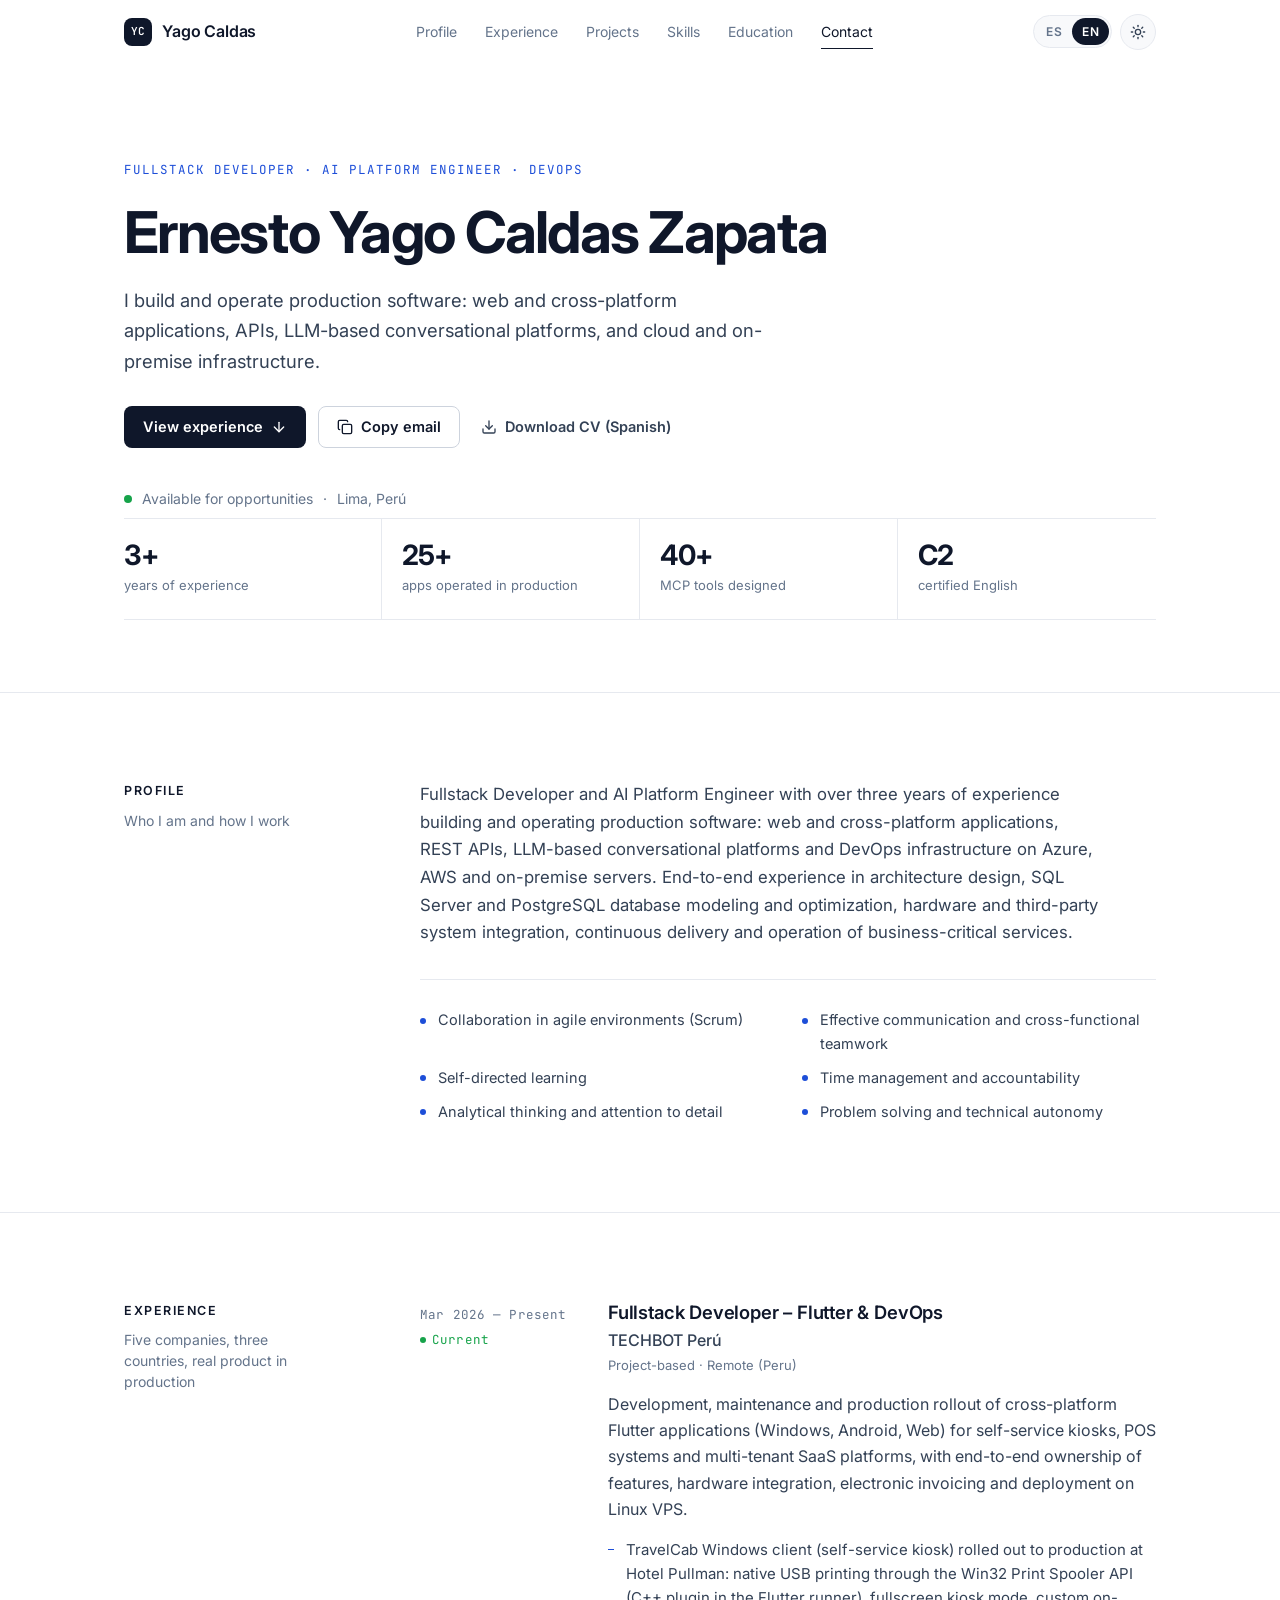
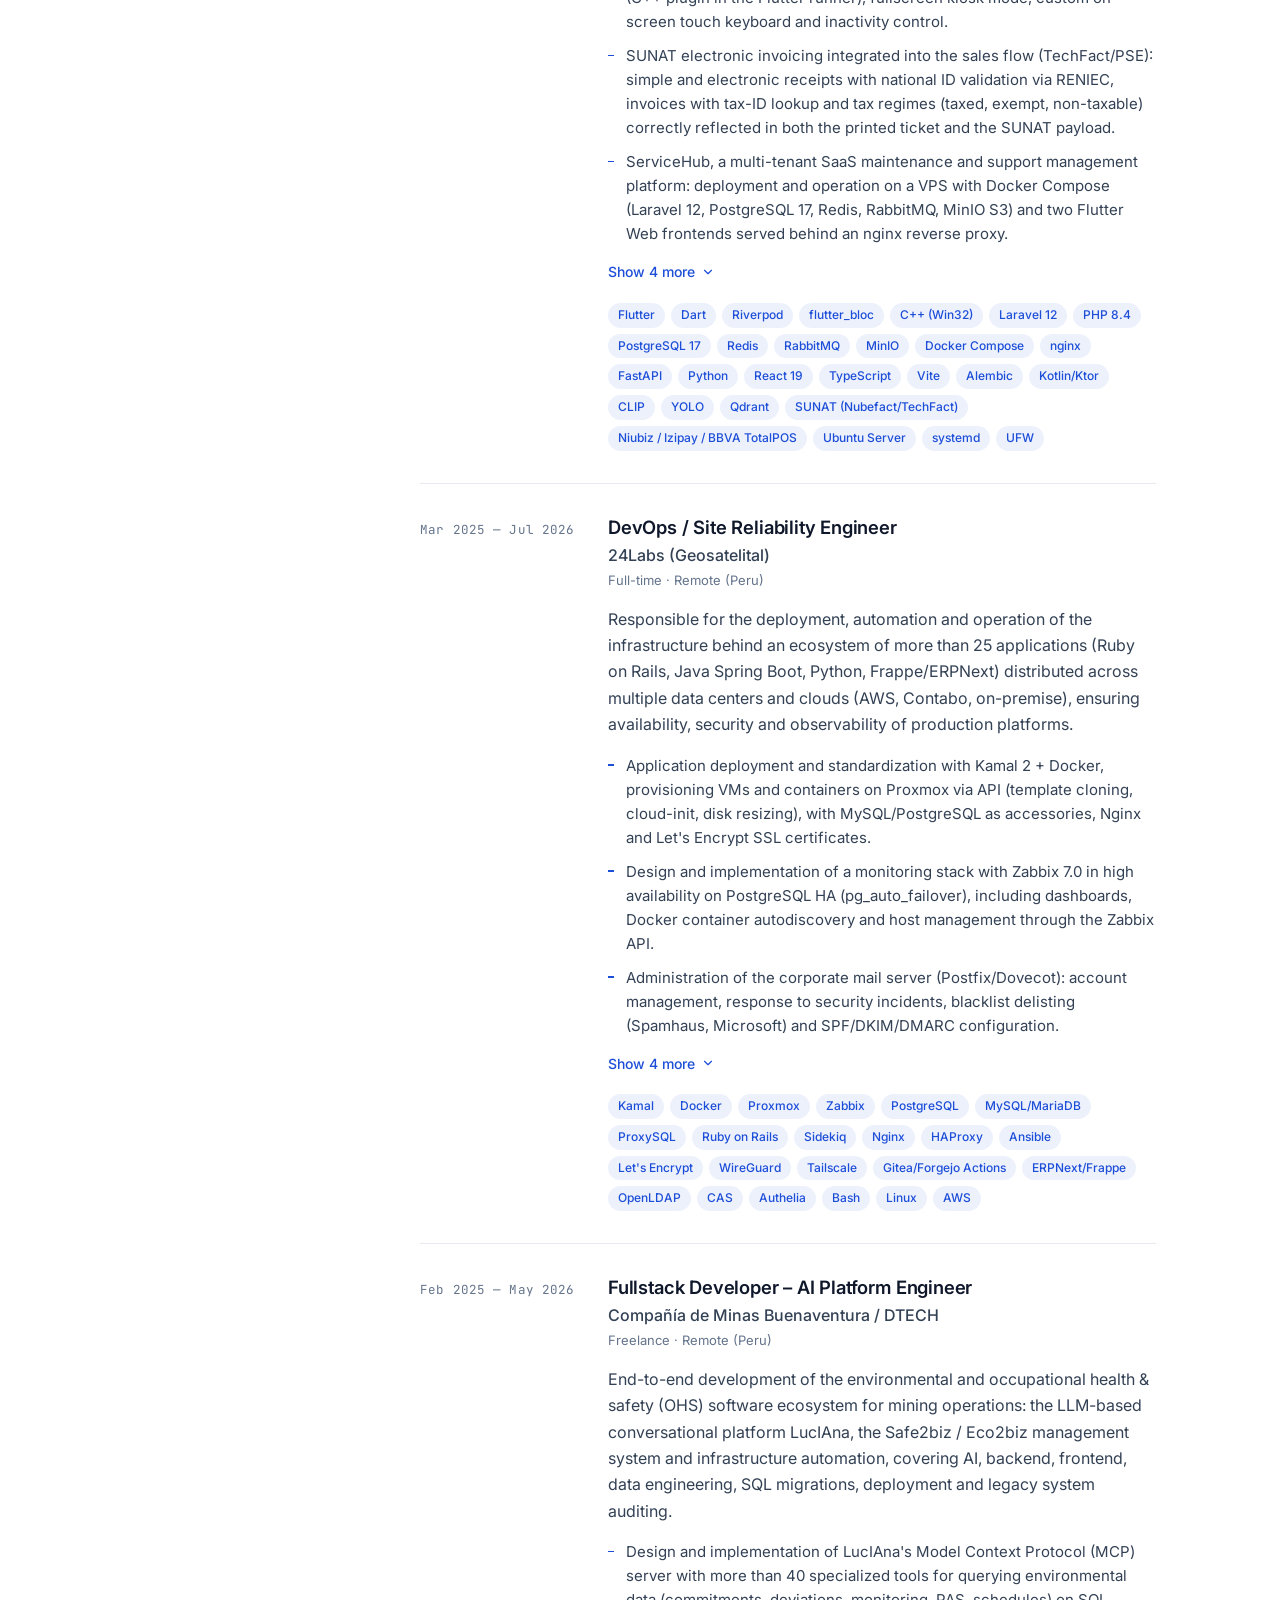
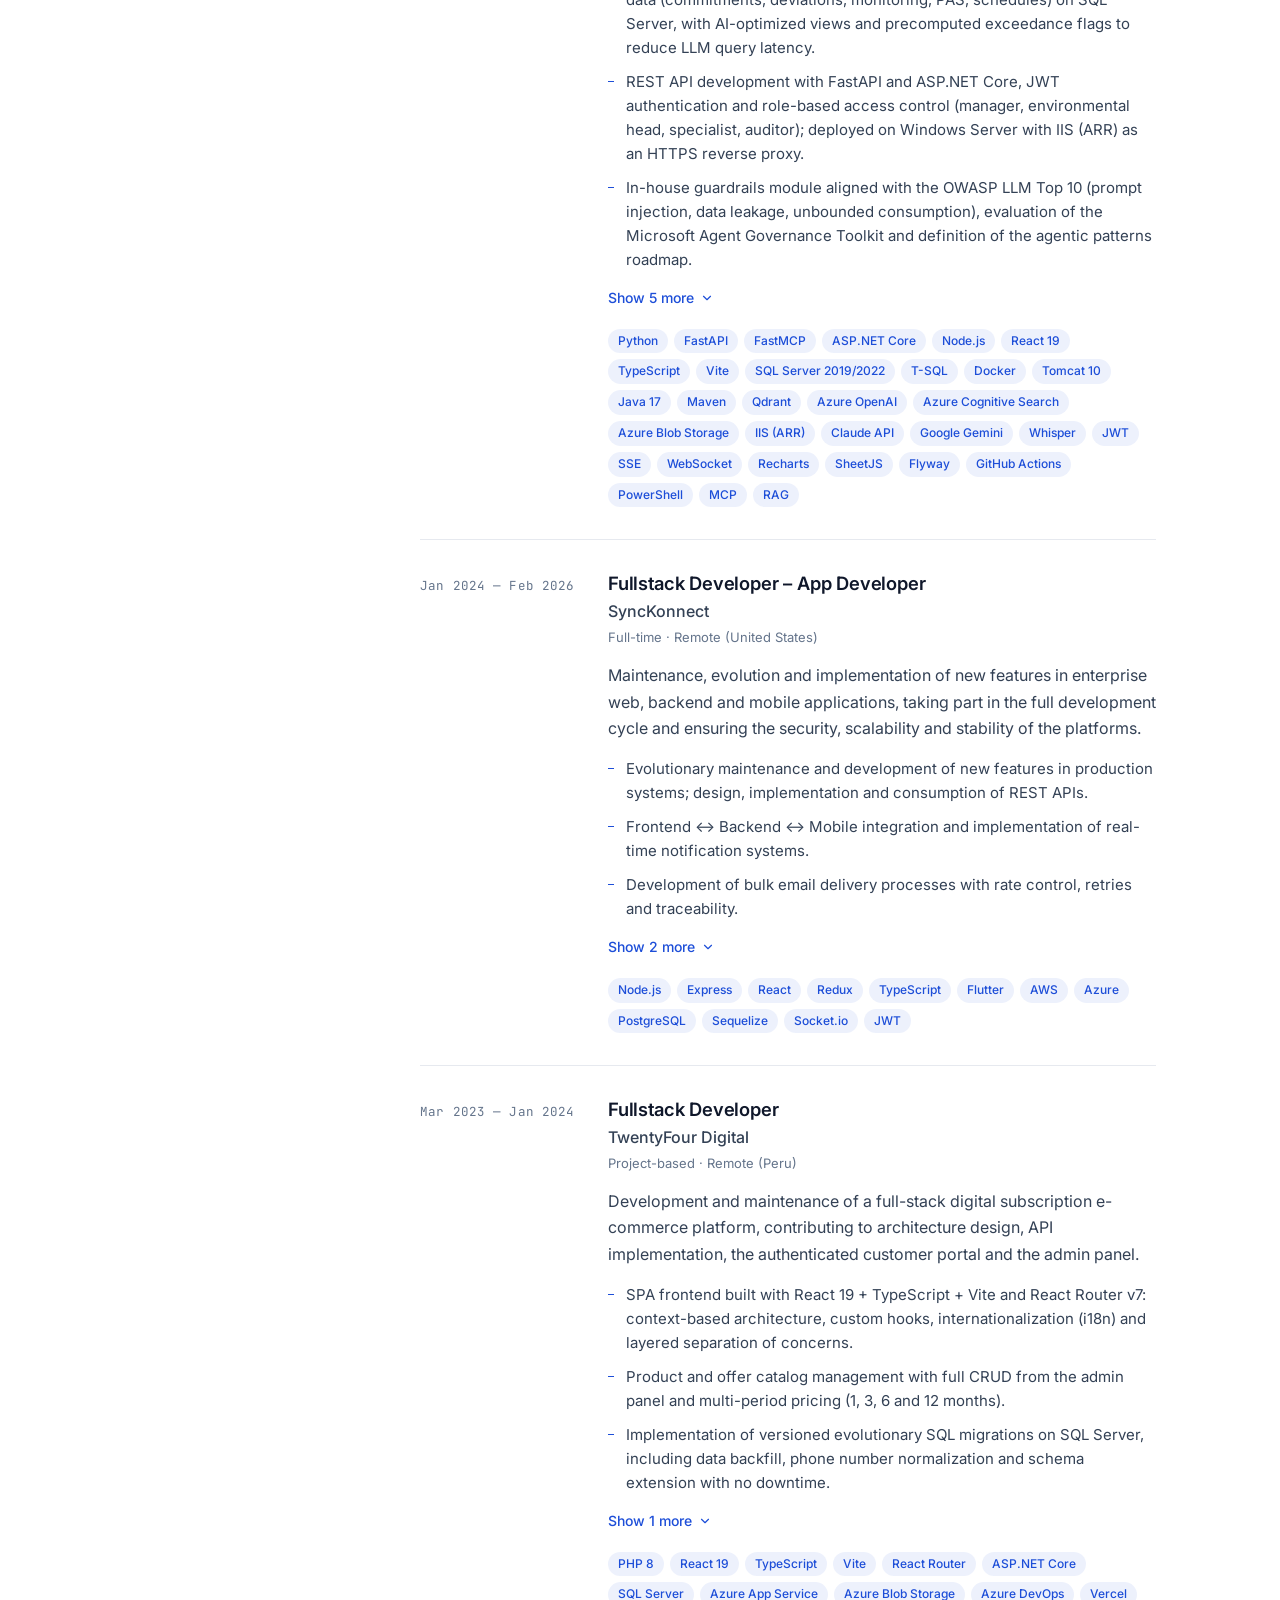
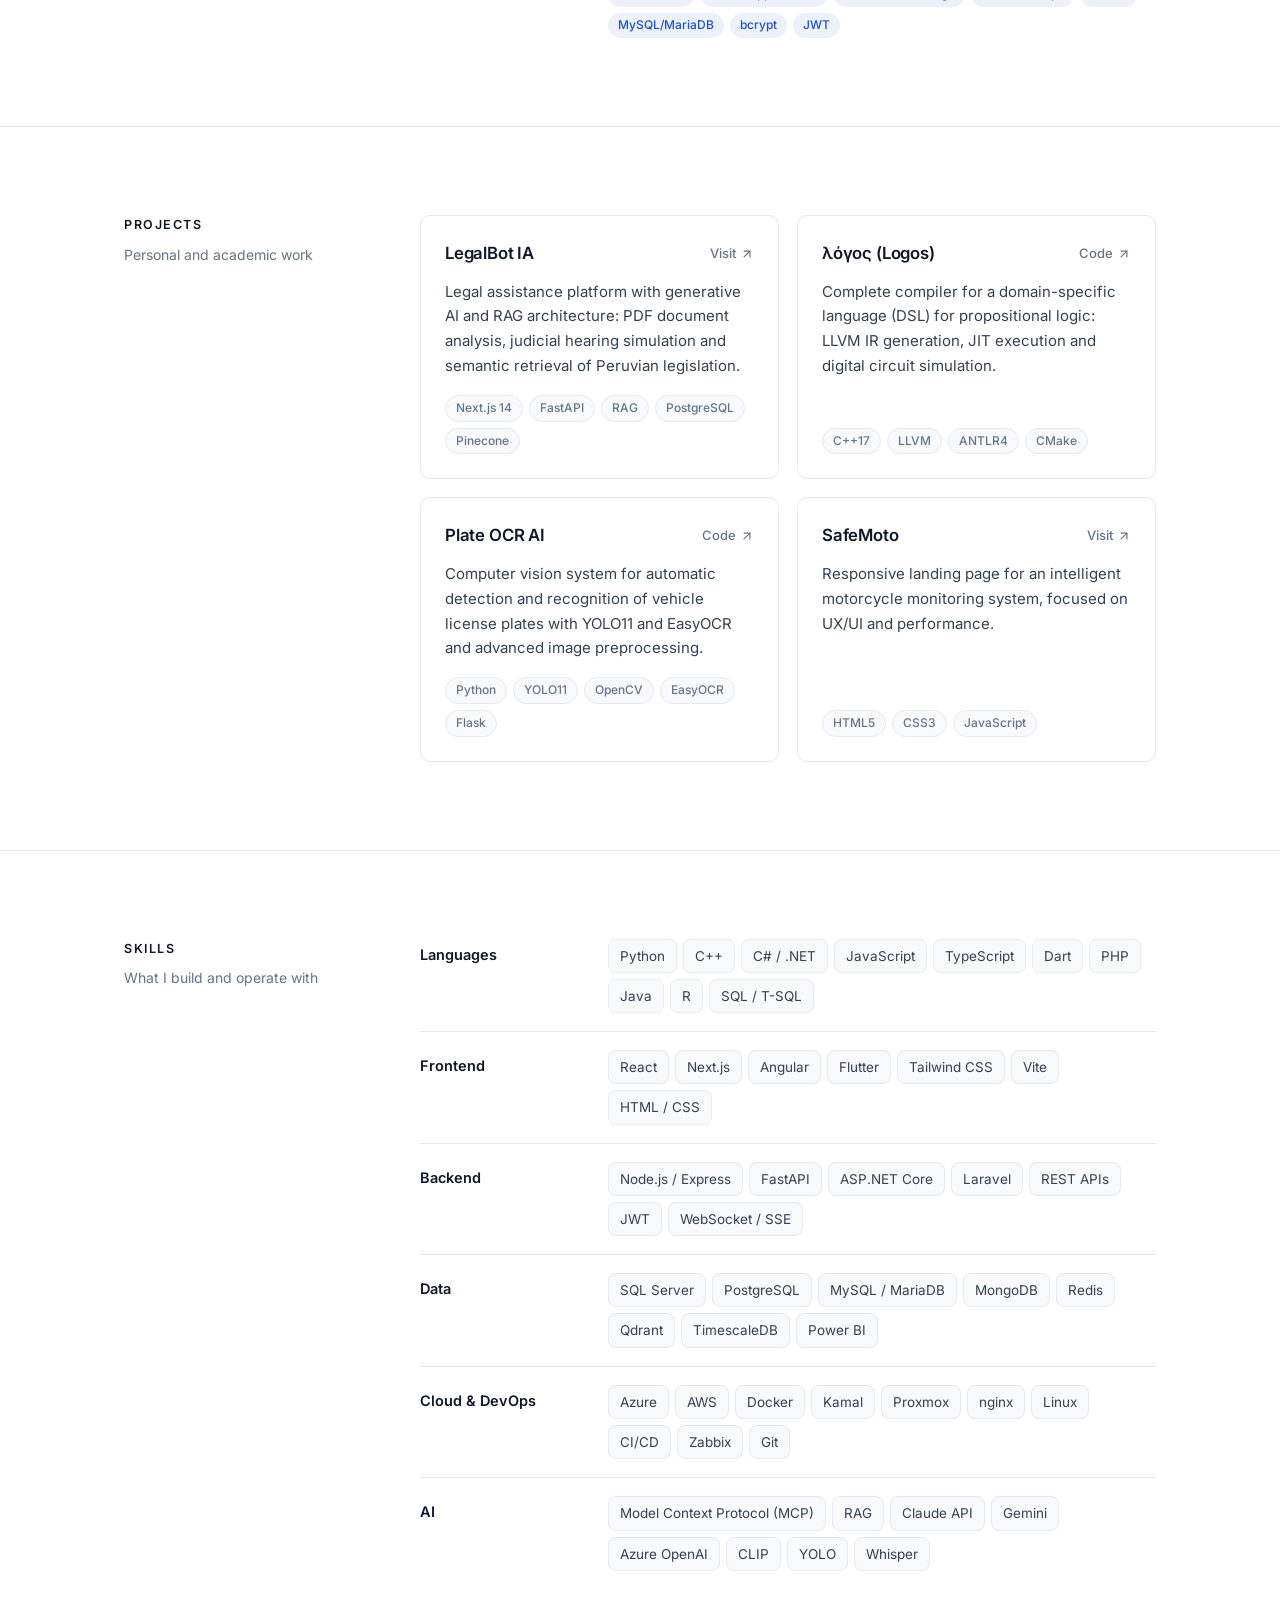
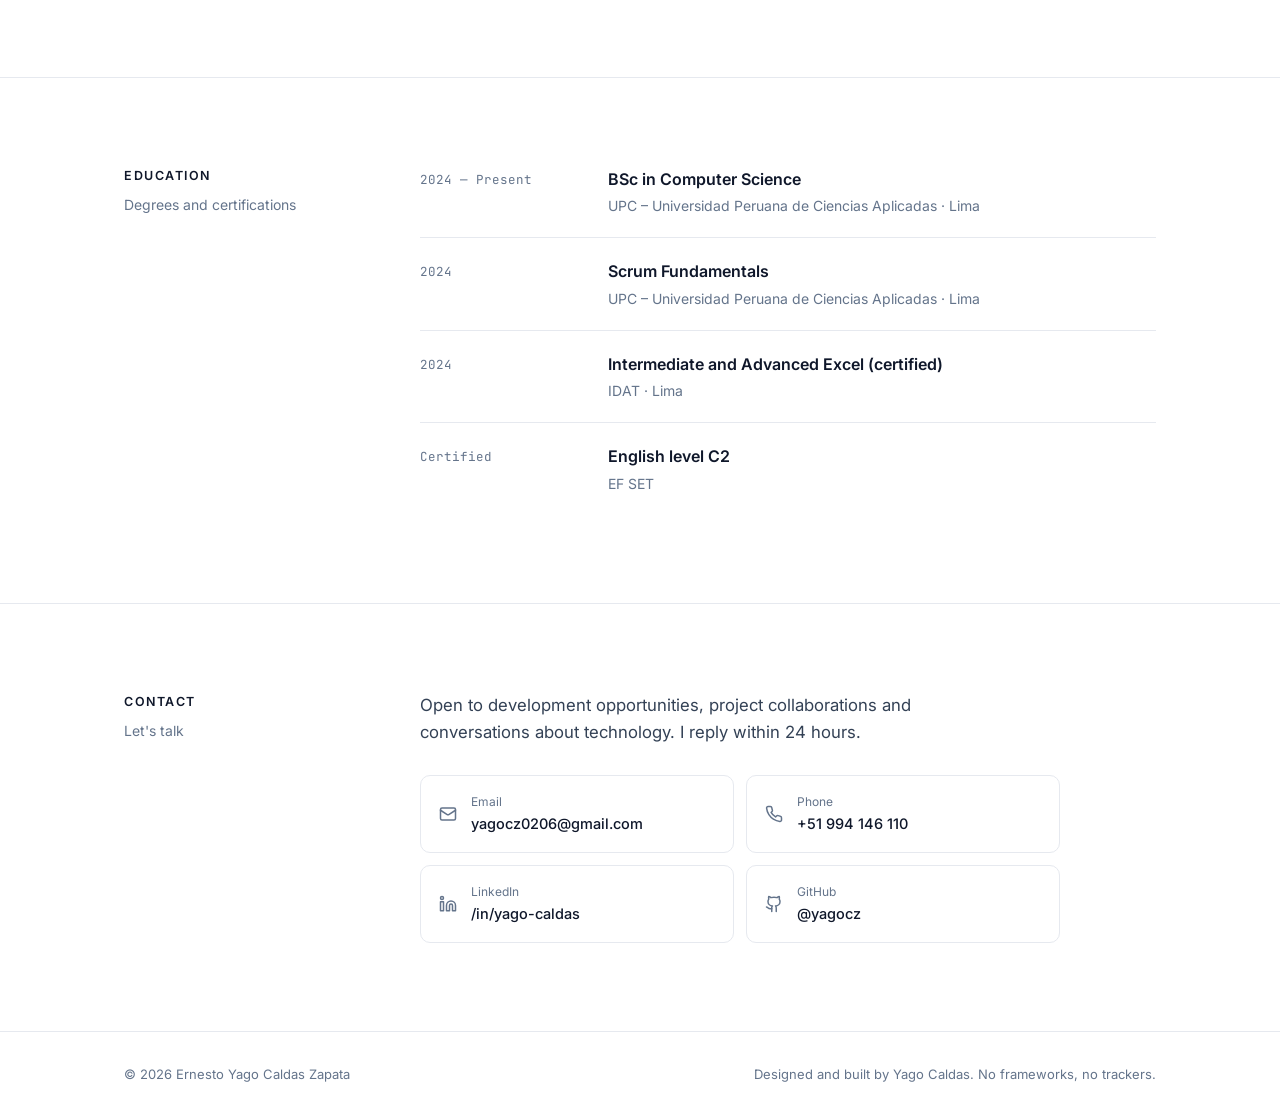
<file: index.html>
<!DOCTYPE html>
<html lang="es" data-theme="light">
<head>
  <meta charset="UTF-8">
  <meta name="viewport" content="width=device-width, initial-scale=1.0">
  <title>Yago Caldas — Fullstack Developer · AI Platform Engineer · DevOps</title>
  <meta name="description" content="Fullstack Developer, AI Platform Engineer y DevOps en Lima, Perú. Más de tres años construyendo y operando software en producción: web, móvil, APIs, plataformas con LLMs e infraestructura.">
  <meta name="author" content="Ernesto Yago Caldas Zapata">
  <meta name="theme-color" content="#ffffff">
  <meta property="og:type" content="profile">
  <meta property="og:title" content="Yago Caldas — Fullstack Developer · AI Platform Engineer · DevOps">
  <meta property="og:description" content="Fullstack Developer, AI Platform Engineer y DevOps en Lima, Perú. Más de tres años construyendo y operando software en producción.">
  <meta property="og:url" content="https://yagocz.github.io/Portfolio/">
  <meta property="og:locale" content="es_PE">
  <meta property="og:locale:alternate" content="en_US">
  <meta name="twitter:card" content="summary">
  <link rel="canonical" href="https://yagocz.github.io/Portfolio/">
  <link rel="icon" href="data:image/svg+xml,%3Csvg xmlns='http://www.w3.org/2000/svg' viewBox='0 0 64 64'%3E%3Crect width='64' height='64' rx='14' fill='%230f172a'/%3E%3Ctext x='32' y='41' text-anchor='middle' font-family='Inter,system-ui,sans-serif' font-size='26' font-weight='700' fill='%23fff'%3EYC%3C/text%3E%3C/svg%3E">

  <!-- Evita flash de tema incorrecto antes de que cargue el JS -->
  <script>
    (function () {
      try {
        var t = localStorage.getItem('theme') || (matchMedia('(prefers-color-scheme: dark)').matches ? 'dark' : 'light');
        document.documentElement.setAttribute('data-theme', t);
      } catch (e) {}
    })();
  </script>

  <link rel="preconnect" href="https://fonts.googleapis.com">
  <link rel="preconnect" href="https://fonts.gstatic.com" crossorigin>
  <link href="https://fonts.googleapis.com/css2?family=Inter:wght@400;500;600;700&family=JetBrains+Mono:wght@400;500&display=swap" rel="stylesheet">
  <link rel="stylesheet" href="assets/css/styles.css">

  <script type="application/ld+json">
  {
    "@context": "https://schema.org",
    "@type": "Person",
    "name": "Ernesto Yago Caldas Zapata",
    "alternateName": "Yago Caldas",
    "jobTitle": "Fullstack Developer · AI Platform Engineer · DevOps",
    "email": "mailto:yagocz0206@gmail.com",
    "telephone": "+51994146110",
    "url": "https://yagocz.github.io/Portfolio/",
    "address": { "@type": "PostalAddress", "addressLocality": "Lima", "addressCountry": "PE" },
    "alumniOf": { "@type": "CollegeOrUniversity", "name": "Universidad Peruana de Ciencias Aplicadas" },
    "sameAs": ["https://github.com/yagocz", "https://www.linkedin.com/in/yago-caldas/"],
    "knowsLanguage": ["es", "en"]
  }
  </script>
</head>
<body>
  <a class="skip-link" href="#main">Ir al contenido</a>

  <header class="header">
    <div class="container">
      <a class="brand" href="#top" aria-label="Yago Caldas">
        <span class="brand-mark" aria-hidden="true">YC</span>
        <span>Yago Caldas</span>
      </a>

      <nav class="nav" aria-label="Principal">
        <a href="#perfil" data-i18n="nav.profile">Perfil</a>
        <a href="#experiencia" data-i18n="nav.experience">Experiencia</a>
        <a href="#proyectos" data-i18n="nav.projects">Proyectos</a>
        <a href="#skills" data-i18n="nav.skills">Skills</a>
        <a href="#educacion" data-i18n="nav.education">Educación</a>
        <a href="#contacto" data-i18n="nav.contact">Contacto</a>
      </nav>

      <div class="controls">
        <div class="seg" role="group" aria-label="Idioma / Language">
          <button type="button" data-action="lang" data-lang="es" aria-pressed="true">ES</button>
          <button type="button" data-action="lang" data-lang="en" aria-pressed="false">EN</button>
        </div>
        <button type="button" class="icon-btn" data-action="theme" data-i18n-aria="ui.toggleTheme" aria-label="Cambiar tema">
          <svg class="sun" viewBox="0 0 24 24" fill="none" stroke="currentColor" stroke-width="2" stroke-linecap="round" stroke-linejoin="round"><circle cx="12" cy="12" r="4"/><path d="M12 2v2"/><path d="M12 20v2"/><path d="m4.93 4.93 1.41 1.41"/><path d="m17.66 17.66 1.41 1.41"/><path d="M2 12h2"/><path d="M20 12h2"/><path d="m6.34 17.66-1.41 1.41"/><path d="m19.07 4.93-1.41 1.41"/></svg>
          <svg class="moon" viewBox="0 0 24 24" fill="none" stroke="currentColor" stroke-width="2" stroke-linecap="round" stroke-linejoin="round"><path d="M12 3a6 6 0 0 0 9 9 9 9 0 1 1-9-9Z"/></svg>
        </button>
        <button type="button" class="icon-btn menu-btn" aria-expanded="false" aria-controls="mobile-nav" data-i18n-aria="ui.openMenu" aria-label="Abrir menú">
          <svg viewBox="0 0 24 24" fill="none" stroke="currentColor" stroke-width="2" stroke-linecap="round" stroke-linejoin="round"><path d="M4 6h16"/><path d="M4 12h16"/><path d="M4 18h16"/></svg>
        </button>
      </div>
    </div>
    <nav class="mobile-nav" id="mobile-nav" aria-label="Móvil">
      <a href="#perfil" data-i18n="nav.profile">Perfil</a>
      <a href="#experiencia" data-i18n="nav.experience">Experiencia</a>
      <a href="#proyectos" data-i18n="nav.projects">Proyectos</a>
      <a href="#skills" data-i18n="nav.skills">Skills</a>
      <a href="#educacion" data-i18n="nav.education">Educación</a>
      <a href="#contacto" data-i18n="nav.contact">Contacto</a>
    </nav>
  </header>

  <main id="main">
    <section class="hero" id="top">
      <div class="container">
        <div class="hero-inner">
          <div class="eyebrow rise" data-i18n="hero.eyebrow">Fullstack Developer · AI Platform Engineer · DevOps</div>
          <h1 class="rise">Ernesto Yago Caldas Zapata</h1>
          <p class="lead rise" data-i18n="hero.lead"></p>
          <div class="print-contact">Lima, Perú · +51 994 146 110 · yagocz0206@gmail.com · linkedin.com/in/yago-caldas · github.com/yagocz</div>
          <div class="hero-actions rise">
            <a class="btn btn-primary" href="#experiencia">
              <span data-i18n="ui.viewExperience">Ver experiencia</span>
              <svg class="arrow" viewBox="0 0 24 24" fill="none" stroke="currentColor" stroke-width="2" stroke-linecap="round" stroke-linejoin="round"><path d="M12 5v14"/><path d="m19 12-7 7-7-7"/></svg>
            </a>
            <button type="button" class="btn btn-outline" data-action="copy-email">
              <svg viewBox="0 0 24 24" fill="none" stroke="currentColor" stroke-width="2" stroke-linecap="round" stroke-linejoin="round"><rect width="14" height="14" x="8" y="8" rx="2"/><path d="M4 16c-1.1 0-2-.9-2-2V4c0-1.1.9-2 2-2h10c1.1 0 2 .9 2 2"/></svg>
              <span data-i18n="ui.copyEmail">Copiar email</span>
            </button>
            <a class="btn btn-ghost" id="cv-link" href="assets/cv/CV-YagoCaldas-ES.pdf" download="CV-YagoCaldas-ES.pdf">
              <svg viewBox="0 0 24 24" fill="none" stroke="currentColor" stroke-width="2" stroke-linecap="round" stroke-linejoin="round"><path d="M12 15V3"/><path d="M21 15v4a2 2 0 0 1-2 2H5a2 2 0 0 1-2-2v-4"/><path d="m7 10 5 5 5-5"/></svg>
              <span data-i18n="ui.downloadCv">Descargar CV</span>
            </a>
          </div>
          <div class="status rise">
            <span class="dot" aria-hidden="true"></span>
            <span data-i18n="ui.available">Disponible para oportunidades</span>
            <span aria-hidden="true">·</span>
            <span>Lima, Perú</span>
          </div>
        </div>
        <div class="facts rise" id="facts"></div>
      </div>
    </section>

    <section class="section" id="perfil">
      <div class="container section-grid">
        <div class="section-head reveal">
          <h2 data-i18n="profile.heading">Perfil</h2>
          <p data-i18n="profile.sub"></p>
        </div>
        <div class="reveal" id="profile-body"></div>
      </div>
    </section>

    <section class="section" id="experiencia">
      <div class="container section-grid">
        <div class="section-head reveal">
          <h2 data-i18n="experience.heading">Experiencia</h2>
          <p data-i18n="experience.sub"></p>
        </div>
        <div id="jobs"></div>
      </div>
    </section>

    <section class="section" id="proyectos">
      <div class="container section-grid">
        <div class="section-head reveal">
          <h2 data-i18n="projects.heading">Proyectos</h2>
          <p data-i18n="projects.sub"></p>
        </div>
        <div class="projects" id="projects"></div>
      </div>
    </section>

    <section class="section" id="skills">
      <div class="container section-grid">
        <div class="section-head reveal">
          <h2 data-i18n="skills.heading">Skills</h2>
          <p data-i18n="skills.sub"></p>
        </div>
        <div id="skills-list"></div>
      </div>
    </section>

    <section class="section" id="educacion">
      <div class="container section-grid">
        <div class="section-head reveal">
          <h2 data-i18n="education.heading">Educación</h2>
          <p data-i18n="education.sub"></p>
        </div>
        <div id="education-list"></div>
      </div>
    </section>

    <section class="section" id="contacto">
      <div class="container section-grid">
        <div class="section-head reveal">
          <h2 data-i18n="contact.heading">Contacto</h2>
          <p data-i18n="contact.sub"></p>
        </div>
        <div>
          <p class="contact-body reveal" data-i18n="contact.body"></p>
          <div class="contact-links" id="contact-links"></div>
        </div>
      </div>
    </section>
  </main>

  <footer class="footer">
    <div class="container">
      <span>© <span id="year">2026</span> Ernesto Yago Caldas Zapata</span>
      <span data-i18n="ui.builtWith">Diseñado y construido por Yago Caldas. Sin frameworks, sin trackers.</span>
    </div>
  </footer>

  <script src="assets/js/data.js"></script>
  <script src="assets/js/main.js"></script>
</body>
</html>
</file>
<file: assets/css/styles.css>
/* =========================================================
   Yago Caldas — Portfolio
   Clean, corporate, typography-first. Light + dark theme.
   ========================================================= */

:root {
  --font: 'Inter', system-ui, -apple-system, 'Segoe UI', Roboto, sans-serif;
  --mono: 'JetBrains Mono', ui-monospace, SFMono-Regular, Menlo, monospace;

  --bg: #ffffff;
  --bg-soft: #f8f9fb;
  --surface: #ffffff;
  --text: #0f172a;
  --text-2: #334155;
  --muted: #64748b;
  --border: #e6e9ef;
  --border-strong: #cdd3dd;
  --accent: #1d4ed8;
  --accent-hover: #1e40af;
  --accent-soft: rgba(29, 78, 216, 0.08);
  --success: #16a34a;
  --ring: rgba(29, 78, 216, 0.35);
  --shadow: 0 10px 30px rgba(15, 23, 42, 0.06);

  --max: 1080px;
  --gutter: 24px;
  --radius: 10px;
  --header-h: 64px;

  --ease: cubic-bezier(0.2, 0.7, 0.2, 1);
  color-scheme: light;
}

[data-theme="dark"] {
  --bg: #0b0f17;
  --bg-soft: #0f1520;
  --surface: #111826;
  --text: #e8ecf3;
  --text-2: #b5bfcd;
  --muted: #7f8a9b;
  --border: #1d2634;
  --border-strong: #2c3747;
  --accent: #7aa2ff;
  --accent-hover: #9dbaff;
  --accent-soft: rgba(122, 162, 255, 0.12);
  --success: #34d399;
  --ring: rgba(122, 162, 255, 0.45);
  --shadow: 0 10px 30px rgba(0, 0, 0, 0.35);
  color-scheme: dark;
}

/* ---------- Reset ---------- */
*, *::before, *::after { box-sizing: border-box; }
html { -webkit-text-size-adjust: 100%; scroll-behavior: smooth; scroll-padding-top: calc(var(--header-h) + 16px); }
body {
  margin: 0;
  font-family: var(--font);
  font-size: 16px;
  line-height: 1.65;
  color: var(--text);
  background: var(--bg);
  -webkit-font-smoothing: antialiased;
  -moz-osx-font-smoothing: grayscale;
  transition: background-color .3s var(--ease), color .3s var(--ease);
}
h1, h2, h3, h4, p, ul { margin: 0; }
ul { padding: 0; list-style: none; }
a { color: inherit; text-decoration: none; }
button { font: inherit; color: inherit; background: none; border: 0; padding: 0; cursor: pointer; }
svg { display: block; }
:focus-visible { outline: 2px solid var(--ring); outline-offset: 3px; border-radius: 6px; }

.container { max-width: var(--max); margin: 0 auto; padding: 0 var(--gutter); }
.skip-link { position: absolute; left: -999px; top: 8px; background: var(--accent); color: #fff; padding: 8px 12px; border-radius: 6px; z-index: 100; }
.skip-link:focus { left: 8px; }

/* ---------- Header ---------- */
.header {
  position: sticky; top: 0; z-index: 50;
  height: var(--header-h);
  background: color-mix(in srgb, var(--bg) 82%, transparent);
  backdrop-filter: blur(12px);
  -webkit-backdrop-filter: blur(12px);
  border-bottom: 1px solid transparent;
  transition: border-color .3s var(--ease), background-color .3s var(--ease);
}
.header.scrolled { border-bottom-color: var(--border); }
.header .container { height: 100%; display: flex; align-items: center; justify-content: space-between; gap: 24px; }

.brand { display: inline-flex; align-items: center; gap: 10px; font-weight: 600; letter-spacing: -0.01em; }
.brand-mark {
  width: 28px; height: 28px; border-radius: 8px;
  background: var(--text); color: var(--bg);
  display: grid; place-items: center;
  font-family: var(--mono); font-size: 11px; font-weight: 600; letter-spacing: .02em;
  transition: background-color .3s var(--ease), color .3s var(--ease);
}

.nav { display: flex; align-items: center; gap: 28px; }
.nav a { font-size: 14px; color: var(--muted); position: relative; padding: 6px 0; transition: color .2s; }
.nav a::after { content: ''; position: absolute; left: 0; right: 0; bottom: 0; height: 1.5px; background: var(--text); transform: scaleX(0); transform-origin: left; transition: transform .3s var(--ease); }
.nav a:hover, .nav a.active { color: var(--text); }
.nav a:hover::after, .nav a.active::after { transform: scaleX(1); }

.controls { display: flex; align-items: center; gap: 8px; }
.seg { display: inline-flex; border: 1px solid var(--border); border-radius: 999px; padding: 2px; background: var(--bg-soft); }
.seg button { font-size: 12px; font-weight: 600; letter-spacing: .04em; padding: 4px 10px; border-radius: 999px; color: var(--muted); transition: background-color .2s, color .2s; }
.seg button[aria-pressed="true"] { background: var(--text); color: var(--bg); }
.icon-btn {
  width: 36px; height: 36px; border-radius: 999px; display: grid; place-items: center;
  border: 1px solid var(--border); background: var(--bg-soft); color: var(--text-2);
  transition: background-color .2s, border-color .2s, color .2s, transform .2s var(--ease);
}
.icon-btn:hover { border-color: var(--border-strong); color: var(--text); transform: translateY(-1px); }
.icon-btn svg { width: 16px; height: 16px; }
.icon-btn .moon, [data-theme="dark"] .icon-btn .sun { display: none; }
[data-theme="dark"] .icon-btn .moon { display: block; }
.menu-btn { display: none; }

.mobile-nav {
  display: none; position: fixed; inset: var(--header-h) 0 auto 0; z-index: 40;
  background: var(--bg); border-bottom: 1px solid var(--border);
  padding: 8px var(--gutter) 20px;
  box-shadow: var(--shadow);
}
.mobile-nav.open { display: block; animation: drop .25s var(--ease); }
.mobile-nav a { display: block; padding: 12px 0; font-size: 17px; font-weight: 500; border-bottom: 1px solid var(--border); }
.mobile-nav a:last-child { border-bottom: 0; }
@keyframes drop { from { opacity: 0; transform: translateY(-6px); } to { opacity: 1; transform: none; } }

/* ---------- Hero ---------- */
.hero { padding: 96px 0 72px; }
.hero-inner { max-width: 760px; }
.eyebrow { font-family: var(--mono); font-size: 12.5px; letter-spacing: .08em; text-transform: uppercase; color: var(--accent); margin-bottom: 20px; }
.hero h1 {
  font-size: clamp(2.2rem, 5.2vw, 3.6rem);
  font-weight: 700; line-height: 1.08; letter-spacing: -0.03em;
  margin-bottom: 22px;
}
.lead { font-size: 1.15rem; color: var(--text-2); max-width: 640px; margin-bottom: 30px; }
.hero-actions { display: flex; flex-wrap: wrap; gap: 12px; align-items: center; margin-bottom: 36px; }

.btn {
  display: inline-flex; align-items: center; gap: 8px;
  height: 42px; padding: 0 18px; border-radius: 8px;
  font-size: 14.5px; font-weight: 600; white-space: nowrap;
  border: 1px solid transparent;
  transition: background-color .2s, border-color .2s, color .2s, transform .2s var(--ease), box-shadow .2s;
}
.btn svg { width: 16px; height: 16px; }
.btn-primary { background: var(--text); color: var(--bg); }
.btn-primary:hover { transform: translateY(-1px); box-shadow: 0 6px 18px rgba(15, 23, 42, 0.18); }
.btn-outline { border-color: var(--border-strong); color: var(--text); background: transparent; }
.btn-outline:hover { background: var(--bg-soft); border-color: var(--text-2); }
.btn-ghost { color: var(--text-2); padding: 0 8px; }
.btn-ghost:hover { color: var(--text); }
.btn-primary .arrow { transition: transform .25s var(--ease); }
.btn-primary:hover .arrow { transform: translateY(2px); }
.btn.copied { border-color: var(--success); color: var(--success); }

.status { display: inline-flex; align-items: center; gap: 10px; font-size: 14px; color: var(--muted); }
.dot { width: 8px; height: 8px; border-radius: 50%; background: var(--success); position: relative; }
.dot::after { content: ''; position: absolute; inset: -4px; border-radius: 50%; border: 2px solid var(--success); opacity: 0; animation: pulse 2s ease-out infinite; }
@keyframes pulse { 0% { transform: scale(.6); opacity: .8; } 100% { transform: scale(1.4); opacity: 0; } }

.facts { display: grid; grid-template-columns: repeat(4, 1fr); border-top: 1px solid var(--border); border-bottom: 1px solid var(--border); margin-top: 8px; }
.fact { padding: 22px 20px 22px 0; border-right: 1px solid var(--border); }
.fact:not(:first-child) { padding-left: 20px; }
.fact:last-child { border-right: 0; }
.fact-value { font-size: 1.75rem; font-weight: 700; letter-spacing: -0.03em; line-height: 1; margin-bottom: 6px; }
.fact-label { font-size: 13px; color: var(--muted); }

/* hero load animation */
.hero .rise { opacity: 0; transform: translateY(14px); animation: rise .7s var(--ease) forwards; }
.hero .rise:nth-child(1) { animation-delay: .05s; }
.hero .rise:nth-child(2) { animation-delay: .15s; }
.hero .rise:nth-child(3) { animation-delay: .25s; }
.hero .rise:nth-child(4) { animation-delay: .35s; }
.hero .rise:nth-child(5) { animation-delay: .45s; }
.hero .facts.rise { animation-delay: .55s; }
@keyframes rise { to { opacity: 1; transform: none; } }

/* ---------- Sections ---------- */
.section { padding: 88px 0; border-top: 1px solid var(--border); }
.section-grid { display: grid; grid-template-columns: 240px minmax(0, 1fr); gap: 56px; align-items: start; }
.section-head { position: sticky; top: calc(var(--header-h) + 24px); }
.section-head h2 { font-size: 12.5px; font-weight: 600; letter-spacing: .12em; text-transform: uppercase; color: var(--text); margin-bottom: 8px; }
.section-head p { font-size: 14px; color: var(--muted); line-height: 1.5; max-width: 200px; }

/* Profile */
.prose { font-size: 1.05rem; color: var(--text-2); max-width: 680px; }
.prose p + p { margin-top: 16px; }
.soft-list { display: grid; grid-template-columns: 1fr 1fr; gap: 10px 28px; margin-top: 32px; padding-top: 28px; border-top: 1px solid var(--border); }
.soft-list li { font-size: 14.5px; color: var(--text-2); padding-left: 18px; position: relative; }
.soft-list li::before { content: ''; position: absolute; left: 0; top: .65em; width: 6px; height: 6px; border-radius: 50%; background: var(--accent); }

/* Experience */
.job { display: grid; grid-template-columns: 160px minmax(0, 1fr); gap: 28px; padding: 32px 0; border-bottom: 1px solid var(--border); }
.job:first-child { padding-top: 0; }
.job:last-child { border-bottom: 0; padding-bottom: 0; }
.job-when { font-family: var(--mono); font-size: 12.5px; color: var(--muted); letter-spacing: .01em; padding-top: 5px; line-height: 1.5; }
.job-when .now { display: inline-flex; align-items: center; gap: 6px; color: var(--success); margin-top: 6px; }
.job-when .now::before { content: ''; width: 6px; height: 6px; border-radius: 50%; background: var(--success); }
.job-role { font-size: 1.15rem; font-weight: 600; letter-spacing: -0.01em; line-height: 1.3; }
.job-company { color: var(--text-2); font-weight: 500; margin-top: 2px; }
.job-type { font-size: 13px; color: var(--muted); margin-top: 2px; }
.job-summary { color: var(--text-2); margin-top: 14px; }
.job-bullets { margin-top: 16px; display: grid; gap: 10px; }
.job-bullets li { position: relative; padding-left: 18px; color: var(--text-2); font-size: 15px; line-height: 1.6; }
.job-bullets li::before { content: ''; position: absolute; left: 0; top: .7em; width: 6px; height: 1.5px; background: var(--accent); }
.job-bullets li[hidden] { display: none; }
.job-more { display: inline-flex; align-items: center; gap: 6px; margin-top: 14px; font-size: 14px; font-weight: 500; color: var(--accent); }
.job-more:hover { color: var(--accent-hover); }
.job-more svg { width: 14px; height: 14px; transition: transform .25s var(--ease); }
.job-more[aria-expanded="true"] svg { transform: rotate(180deg); }
.tags { display: flex; flex-wrap: wrap; gap: 6px; margin-top: 18px; }
.tag { font-size: 12px; font-weight: 500; padding: 4px 10px; border-radius: 999px; background: var(--accent-soft); color: var(--accent); line-height: 1.4; }

/* Projects */
.projects { display: grid; grid-template-columns: 1fr 1fr; gap: 18px; }
.card {
  display: flex; flex-direction: column; gap: 12px;
  padding: 24px; border: 1px solid var(--border); border-radius: var(--radius); background: var(--surface);
  transition: transform .3s var(--ease), border-color .3s, box-shadow .3s;
}
.card:hover { transform: translateY(-3px); border-color: var(--border-strong); box-shadow: var(--shadow); }
.card-head { display: flex; align-items: center; justify-content: space-between; gap: 12px; }
.card h3 { font-size: 1.05rem; font-weight: 600; letter-spacing: -0.01em; }
.card-link { display: inline-flex; align-items: center; gap: 4px; font-size: 13px; font-weight: 500; color: var(--muted); }
.card-link svg { width: 14px; height: 14px; transition: transform .25s var(--ease); }
.card:hover .card-link { color: var(--text); }
.card:hover .card-link svg { transform: translate(2px, -2px); }
.card p { color: var(--text-2); font-size: 15px; flex: 1; }
.card .tags { margin-top: 4px; }
.card .tag { background: var(--bg-soft); color: var(--muted); border: 1px solid var(--border); }

/* Skills */
.skill-row { display: grid; grid-template-columns: 160px minmax(0, 1fr); gap: 28px; padding: 18px 0; border-bottom: 1px solid var(--border); }
.skill-row:first-child { padding-top: 0; }
.skill-row:last-child { border-bottom: 0; }
.skill-name { font-weight: 600; font-size: 14.5px; padding-top: 4px; }
.skill-items { display: flex; flex-wrap: wrap; gap: 6px; }
.skill-items span { font-size: 13.5px; color: var(--text-2); padding: 5px 11px; border: 1px solid var(--border); border-radius: 8px; background: var(--bg-soft); transition: border-color .2s, color .2s; }
.skill-items span:hover { border-color: var(--border-strong); color: var(--text); }

/* Education */
.edu { display: grid; grid-template-columns: 160px minmax(0, 1fr); gap: 28px; padding: 20px 0; border-bottom: 1px solid var(--border); }
.edu:first-child { padding-top: 0; }
.edu:last-child { border-bottom: 0; }
.edu-when { font-family: var(--mono); font-size: 12.5px; color: var(--muted); padding-top: 4px; }
.edu-title { font-weight: 600; }
.edu-inst { color: var(--muted); font-size: 14px; margin-top: 2px; }

/* Contact */
.contact-body { font-size: 1.05rem; color: var(--text-2); max-width: 600px; margin-bottom: 28px; }
.contact-links { display: grid; grid-template-columns: repeat(2, minmax(0, 1fr)); gap: 12px; max-width: 640px; }
.contact-link {
  display: flex; align-items: center; gap: 14px; padding: 16px 18px;
  border: 1px solid var(--border); border-radius: var(--radius); background: var(--surface);
  transition: transform .25s var(--ease), border-color .25s, box-shadow .25s;
}
.contact-link:hover { transform: translateY(-2px); border-color: var(--border-strong); box-shadow: var(--shadow); }
.contact-link svg { width: 18px; height: 18px; color: var(--muted); flex-shrink: 0; }
.contact-link .l { font-size: 12px; color: var(--muted); }
.contact-link .v { font-size: 14.5px; font-weight: 500; word-break: break-all; }

/* Footer */
.footer { border-top: 1px solid var(--border); padding: 32px 0; font-size: 13px; color: var(--muted); }
.footer .container { display: flex; justify-content: space-between; gap: 16px; flex-wrap: wrap; }

/* ---------- Scroll reveal ---------- */
.reveal { opacity: 0; transform: translateY(16px); transition: opacity .7s var(--ease), transform .7s var(--ease); }
.reveal.in { opacity: 1; transform: none; }

/* ---------- Responsive ---------- */
@media (max-width: 900px) {
  .nav { display: none; }
  .menu-btn { display: grid; }
  .section-grid { grid-template-columns: 1fr; gap: 28px; }
  .section-head { position: static; }
  .section-head p { max-width: none; }
  .projects { grid-template-columns: 1fr; }
}
@media (max-width: 720px) {
  .hero { padding: 64px 0 48px; }
  .section { padding: 64px 0; }
  .facts { grid-template-columns: 1fr 1fr; }
  .fact { border-right: 0; padding: 18px 0; }
  .fact:not(:first-child) { padding-left: 0; }
  .fact:nth-child(odd) { border-right: 1px solid var(--border); padding-right: 16px; }
  .fact:nth-child(even) { padding-left: 16px; }
  .fact:nth-child(-n+2) { border-bottom: 1px solid var(--border); }
  .job, .skill-row, .edu { grid-template-columns: 1fr; gap: 8px; }
  .job-when, .edu-when { padding-top: 0; }
  .soft-list { grid-template-columns: 1fr; }
  .contact-links { grid-template-columns: 1fr; }
  .footer .container { flex-direction: column; }
}
@media (max-width: 420px) {
  .hero-actions .btn { flex: 1 1 100%; justify-content: center; }
  .seg button { padding: 4px 8px; }
}

/* ---------- Reduced motion ---------- */
@media (prefers-reduced-motion: reduce) {
  html { scroll-behavior: auto; }
  *, *::before, *::after { animation-duration: .001s !important; animation-iteration-count: 1 !important; transition-duration: .001s !important; }
  .hero .rise, .reveal { opacity: 1; transform: none; }
}

/* ---------- Print (Descargar CV) ---------- */
@media print {
  :root, [data-theme="dark"] {
    --bg: #fff; --bg-soft: #fff; --surface: #fff; --text: #000; --text-2: #222; --muted: #555;
    --border: #ddd; --border-strong: #bbb; --accent: #1d4ed8; --accent-soft: #eef2ff; --shadow: none;
  }
  @page { size: A4; margin: 14mm 14mm; }
  body { font-size: 11pt; line-height: 1.45; }
  .header, .mobile-nav, .hero-actions, .status, .job-more, .footer, .skip-link { display: none !important; }
  .container { max-width: none; padding: 0; }
  .hero { padding: 0 0 18pt; }
  .hero h1 { font-size: 22pt; margin-bottom: 8pt; }
  .lead { font-size: 11pt; margin-bottom: 10pt; }
  .facts { margin-top: 0; }
  .fact { padding: 8pt 12pt 8pt 0; }
  .fact-value { font-size: 14pt; }
  .section { padding: 16pt 0; break-inside: auto; }
  .section-grid { grid-template-columns: 1fr; gap: 10pt; }
  .section-head { position: static; }
  .section-head p { display: none; }
  .job, .edu, .skill-row { padding: 10pt 0; break-inside: avoid; grid-template-columns: 120pt 1fr; gap: 12pt; }
  .job-bullets li[hidden] { display: list-item !important; }
  .job-bullets li, .card p { font-size: 10.5pt; }
  .tags { margin-top: 8pt; }
  .tag { border: 1px solid #ccd; background: #fff; color: #333; padding: 1pt 6pt; font-size: 8.5pt; }
  .projects { grid-template-columns: 1fr 1fr; gap: 8pt; }
  .card { padding: 10pt; break-inside: avoid; }
  .reveal, .hero .rise { opacity: 1 !important; transform: none !important; }
  .print-contact { display: block !important; font-size: 10.5pt; color: #333; margin-bottom: 10pt; }
  .contact-links { grid-template-columns: 1fr 1fr; }
  .contact-link { padding: 8pt 10pt; }
  a[href^="http"]::after { content: none; }
}
.print-contact { display: none; }
</file>
